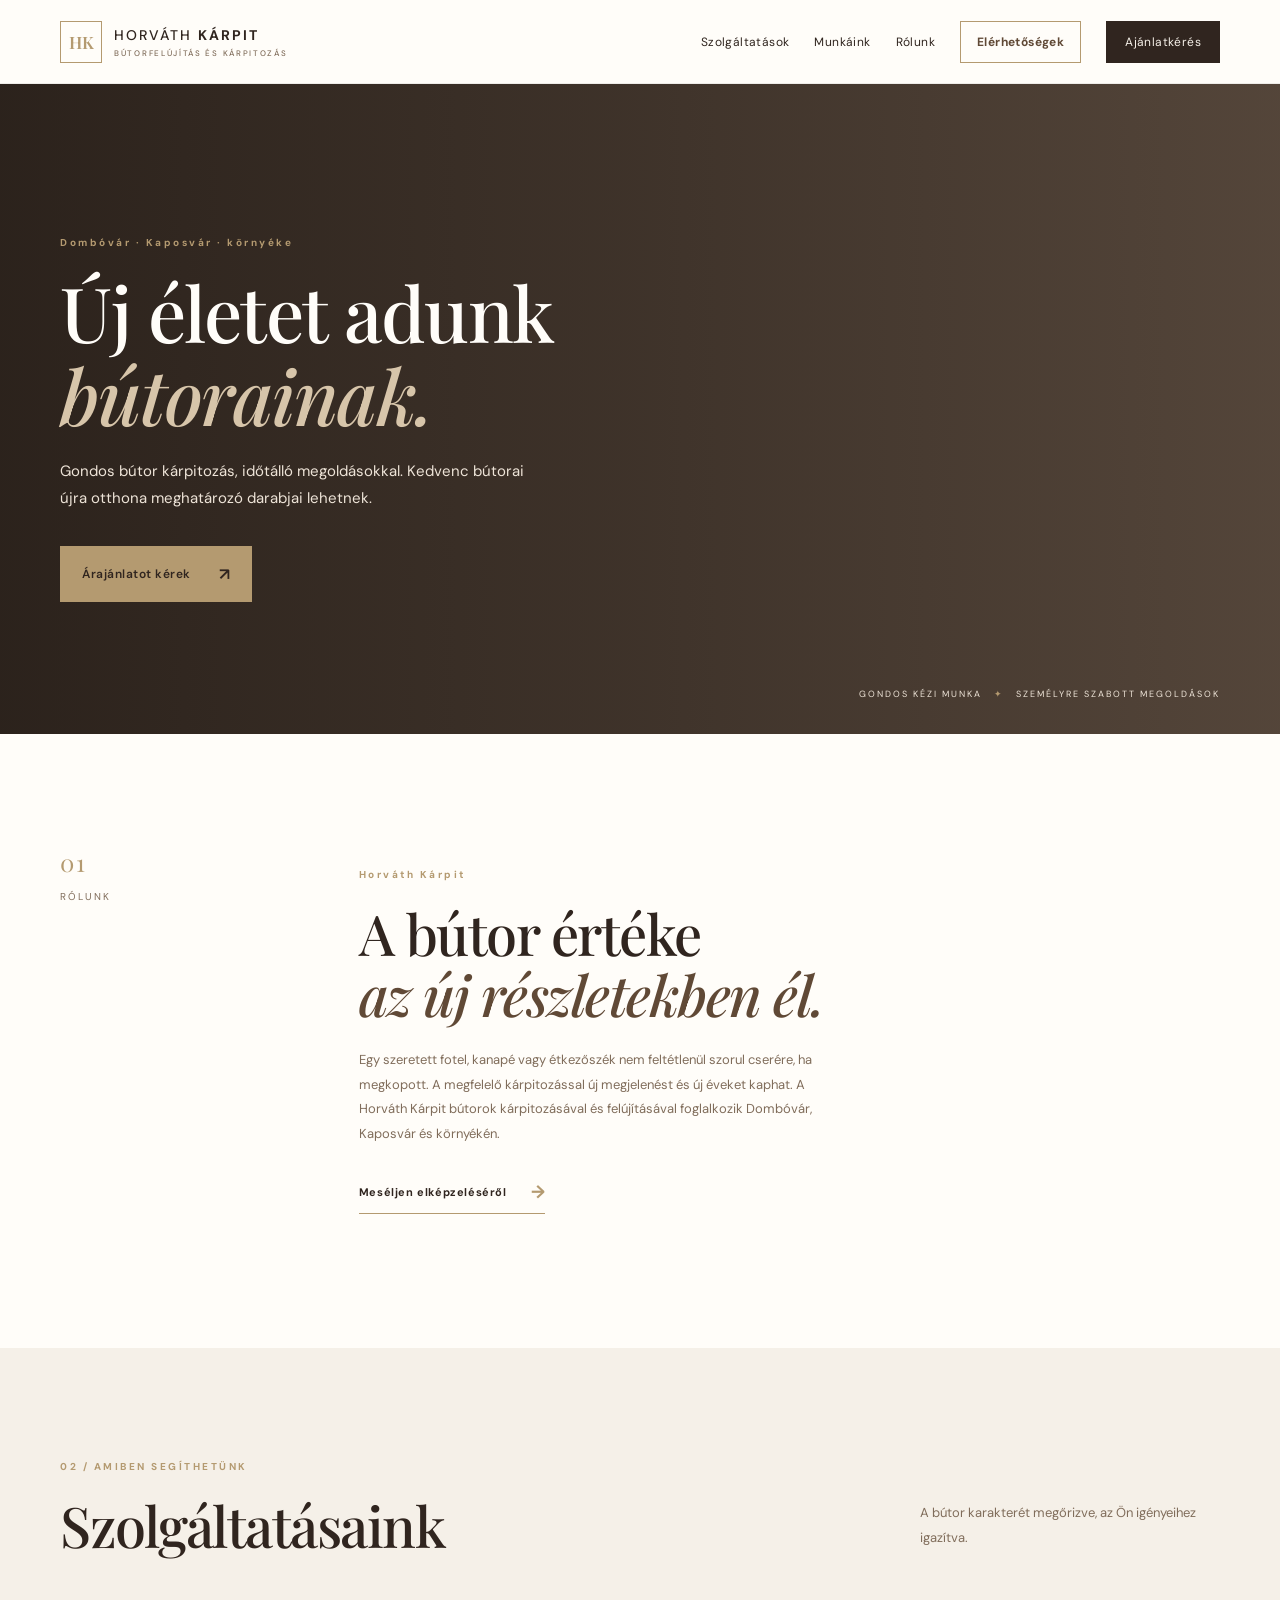
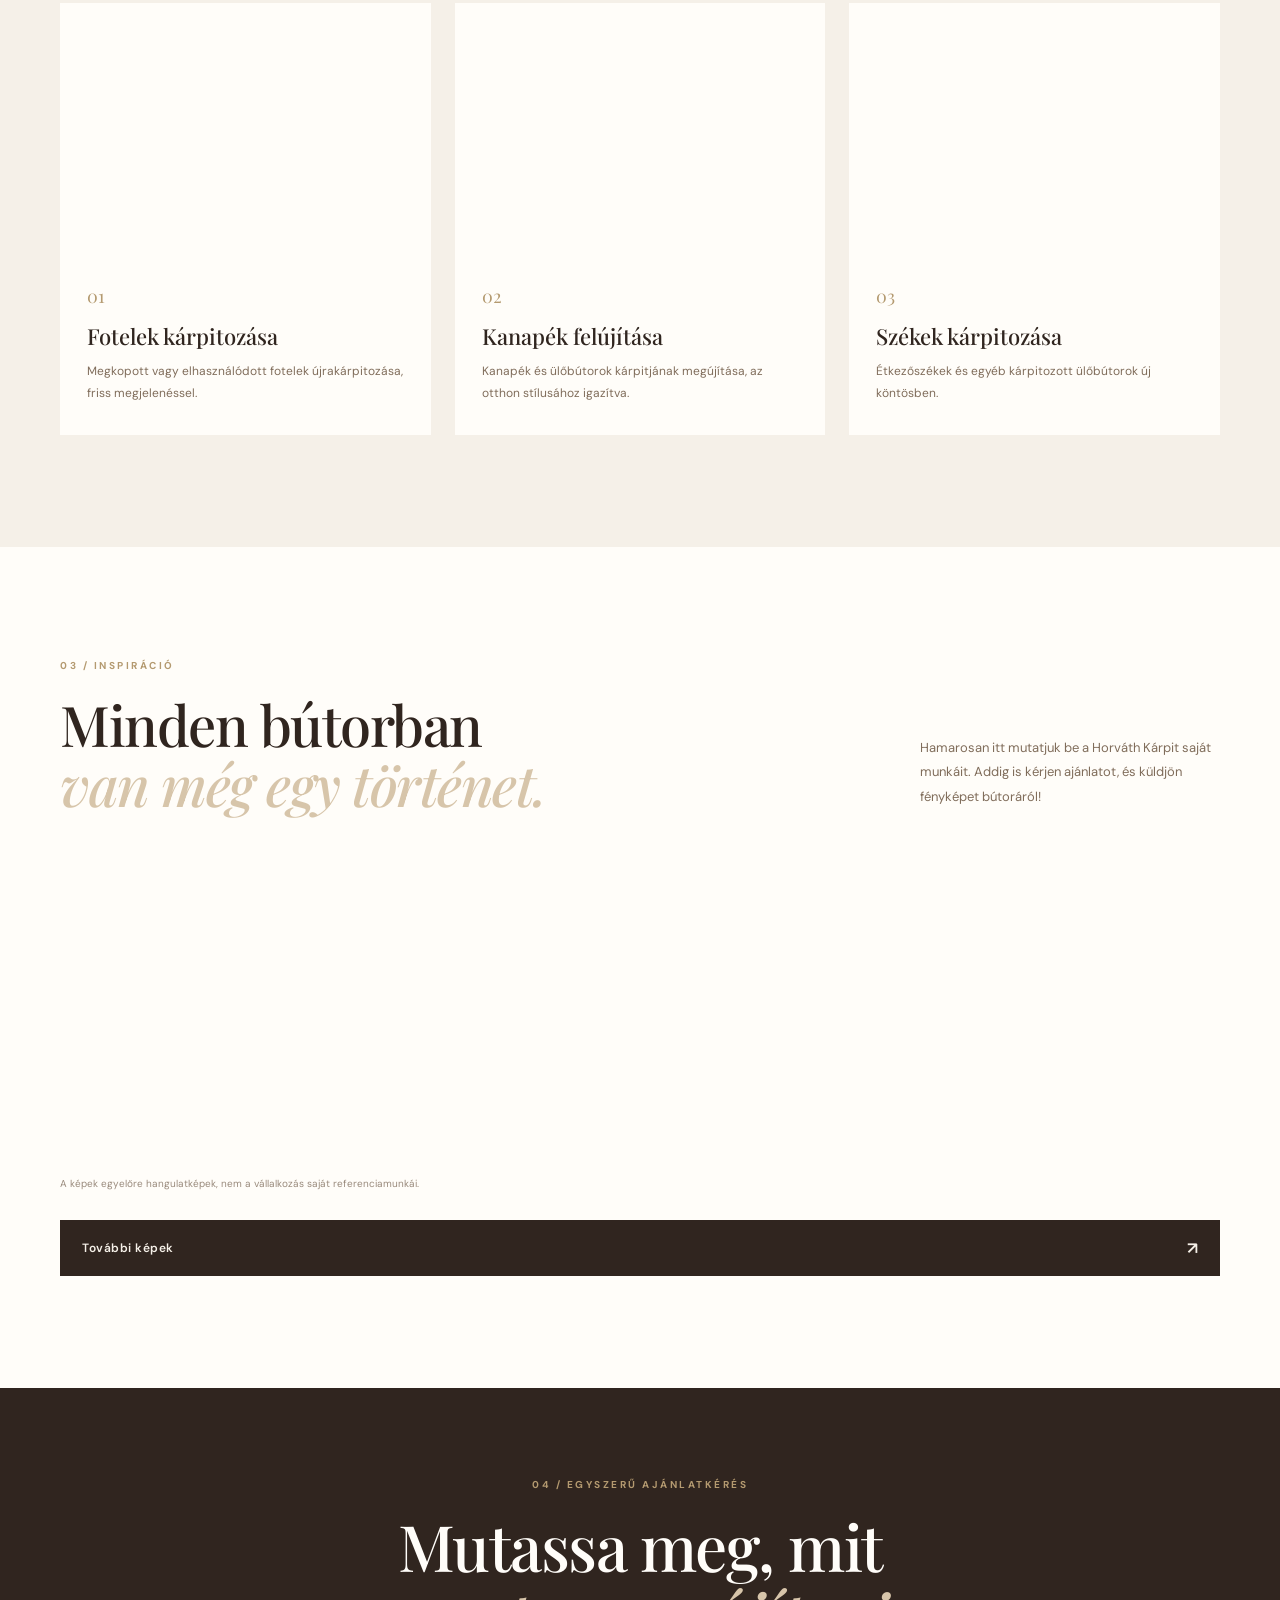
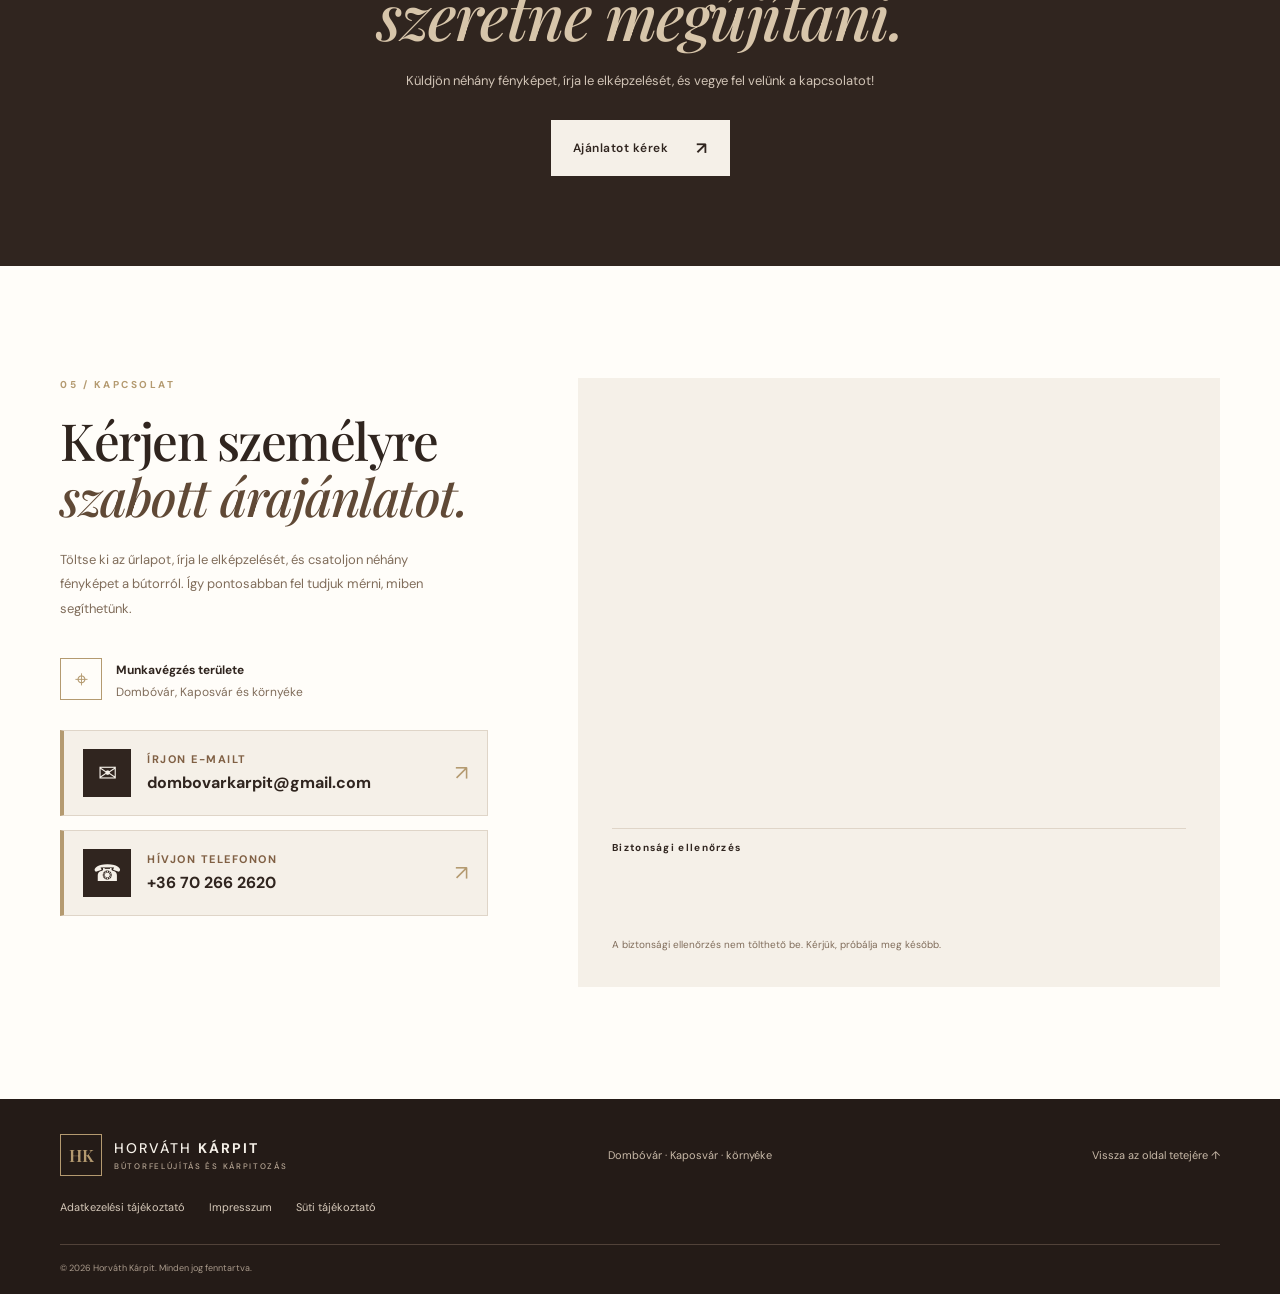
<file: index.html>
<!doctype html>
<html lang="hu">
<head>
  <meta charset="utf-8">
  <meta name="viewport" content="width=device-width, initial-scale=1">
  <meta name="theme-color" content="#30251f">
  <title>Horváth Kárpit | Bútor kárpitozás Dombóvár és Kaposvár környékén</title>
  <meta name="description" content="Horváth Kárpit – bútorok újrakárpitozása és felújítása Dombóvár, Kaposvár és környékén. Kérjen személyre szabott árajánlatot!">
  <meta name="robots" content="index, follow">
  <meta property="og:title" content="Horváth Kárpit – Új életet adunk bútorainak">
  <meta property="og:description" content="Bútor kárpitozás és felújítás Dombóvár és Kaposvár környékén.">
  <meta property="og:type" content="website">
  <link rel="preconnect" href="https://fonts.googleapis.com">
  <link rel="preconnect" href="https://fonts.gstatic.com" crossorigin>
  <link href="https://fonts.googleapis.com/css2?family=DM+Sans:wght@400;500;600;700&family=Playfair+Display:wght@500;600;700&display=swap" rel="stylesheet">
  <link rel="stylesheet" href="styles.css?v=20261112-contact-polish">
  <link rel="icon" href="favicon.svg" type="image/svg+xml">
</head>
<body>
  <header class="site-header">
    <a class="brand" href="#top" aria-label="Horváth Kárpit – főoldal">
      <span class="brand-mark">HK</span>
      <span class="brand-name">HORVÁTH <b>KÁRPIT</b><small>BÚTORFELÚJÍTÁS ÉS KÁRPITOZÁS</small></span>
    </a>
    <button class="menu-toggle" aria-label="Menü megnyitása" aria-expanded="false">☰</button>
    <nav class="nav">
      <a href="#szolgaltatasok">Szolgáltatások</a>
      <a href="#munkaink">Munkáink</a>
      <a href="#rolunk">Rólunk</a>
      <a class="nav-contact" href="#elerhetosegek">Elérhetőségek</a>
      <a class="nav-cta" href="#ajanlatkeres">Ajánlatkérés</a>
    </nav>
  </header>

  <main id="top">
    <section class="hero">
      <div class="hero-image" role="img" aria-label="Elegáns, bézs szövettel kárpitozott fotel egy otthonos nappaliban"></div>
      <div class="hero-shade"></div>
      <div class="hero-content wrap">
        <p class="eyebrow">Dombóvár · Kaposvár · környéke</p>
        <h1>Új életet adunk<br><em>bútorainak.</em></h1>
        <p class="hero-lead">Gondos bútor kárpitozás, időtálló megoldásokkal. Kedvenc bútorai újra otthona meghatározó darabjai lehetnek.</p>
        <a class="button button-gold" href="#ajanlatkeres">Árajánlatot kérek <span>↗</span></a>
      </div>
      <div class="hero-note">GONDOS KÉZI MUNKA <i>✦</i> SZEMÉLYRE SZABOTT MEGOLDÁSOK</div>
    </section>

    <section class="intro section wrap" id="rolunk">
      <div class="intro-label"><span>01</span> RÓLUNK</div>
      <div class="intro-copy">
        <p class="eyebrow">Horváth Kárpit</p>
        <h2>A bútor értéke<br><em>az új részletekben él.</em></h2>
        <p class="body-copy">Egy szeretett fotel, kanapé vagy étkezőszék nem feltétlenül szorul cserére, ha megkopott. A megfelelő kárpitozással új megjelenést és új éveket kaphat. A Horváth Kárpit bútorok kárpitozásával és felújításával foglalkozik Dombóvár, Kaposvár és környékén.</p>
        <a class="text-link" href="#ajanlatkeres">Meséljen elképzeléséről <span>→</span></a>
      </div>
      <div class="intro-photo" role="img" aria-label="Kárpitozott bútor részlet, természetes szövet és fa"></div>
    </section>

    <section class="services section" id="szolgaltatasok">
      <div class="wrap">
        <div class="section-heading">
          <div><p class="eyebrow">02 / AMIBEN SEGÍTHETÜNK</p><h2>Szolgáltatásaink</h2></div>
          <p class="body-copy">A bútor karakterét megőrizve, az Ön igényeihez igazítva.</p>
        </div>
        <div class="service-grid">
          <article class="service-card">
            <div class="service-photo service-one" role="img" aria-label="Felújított, elegáns kárpitozott fotel"></div>
            <div class="service-info"><span>01</span><h3>Fotelek kárpitozása</h3><p>Megkopott vagy elhasználódott fotelek újrakárpitozása, friss megjelenéssel.</p></div>
          </article>
          <article class="service-card">
            <div class="service-photo service-two" role="img" aria-label="Kárpitozott kanapé egy nappaliban"></div>
            <div class="service-info"><span>02</span><h3>Kanapék felújítása</h3><p>Kanapék és ülőbútorok kárpitjának megújítása, az otthon stílusához igazítva.</p></div>
          </article>
          <article class="service-card">
            <div class="service-photo service-three" role="img" aria-label="Kárpitozott étkezőszékek"></div>
            <div class="service-info"><span>03</span><h3>Székek kárpitozása</h3><p>Étkezőszékek és egyéb kárpitozott ülőbútorok új köntösben.</p></div>
          </article>
        </div>
      </div>
    </section>

    <section class="gallery section wrap" id="munkaink">
      <div class="section-heading">
        <div><p class="eyebrow">03 / INSPIRÁCIÓ</p><h2>Minden bútorban<br><em>van még egy történet.</em></h2></div>
        <p class="body-copy">Hamarosan itt mutatjuk be a Horváth Kárpit saját munkáit. Addig is kérjen ajánlatot, és küldjön fényképet bútoráról!</p>
      </div>
      <div class="gallery-grid">
        <div class="gallery-image gallery-one" role="img" aria-label="Klasszikus bézs kárpitozott fotel"></div>
        <div class="gallery-image gallery-two" role="img" aria-label="Elegáns, barna kárpitozott kanapé"></div>
        <div class="gallery-image gallery-three" role="img" aria-label="Kárpitozott szék részlete"></div>
      </div>
      <p class="gallery-caption">A képek egyelőre hangulatképek, nem a vállalkozás saját referenciamunkái.</p>
      <div class="gallery-more-wrap"><a class="button button-dark" href="referenciak.html" target="_blank" rel="noopener noreferrer">További képek <span>↗</span></a></div>
    </section>

    <section class="quote-band">
      <div class="wrap quote-inner">
        <p class="eyebrow">04 / EGYSZERŰ AJÁNLATKÉRÉS</p>
        <h2>Mutassa meg, mit<br><em>szeretne megújítani.</em></h2>
        <p>Küldjön néhány fényképet, írja le elképzelését, és vegye fel velünk a kapcsolatot!</p>
        <a class="button button-light" href="#ajanlatkeres">Ajánlatot kérek <span>↗</span></a>
      </div>
    </section>

    <section class="contact section wrap" id="ajanlatkeres">
      <div class="contact-intro">
        <p class="eyebrow">05 / KAPCSOLAT</p>
        <h2>Kérjen személyre<br><em>szabott árajánlatot.</em></h2>
        <p class="body-copy">Töltse ki az űrlapot, írja le elképzelését, és csatoljon néhány fényképet a bútorról. Így pontosabban fel tudjuk mérni, miben segíthetünk.</p>
        <div class="service-area"><span class="pin">⌖</span><div><b>Munkavégzés területe</b><p>Dombóvár, Kaposvár és környéke</p></div></div>
        <div class="contact-methods" id="elerhetosegek" aria-label="Közvetlen kapcsolatfelvétel">
          <a class="contact-method" href="mailto:dombovarkarpit@gmail.com">
            <span class="contact-method-icon" aria-hidden="true">✉</span>
            <span class="contact-method-text"><small>ÍRJON E-MAILT</small><b>dombovarkarpit@gmail.com</b></span>
            <span class="contact-method-arrow" aria-hidden="true">↗</span>
          </a>
          <a class="contact-method" href="tel:+36702662620">
            <span class="contact-method-icon" aria-hidden="true">☎</span>
            <span class="contact-method-text"><small>HÍVJON TELEFONON</small><b>+36 70 266 2620</b></span>
            <span class="contact-method-arrow" aria-hidden="true">↗</span>
          </a>
        </div>
      </div>

      <div class="form-setup-notice" id="formSetupNotice" role="status">
        <strong>Az online ajánlatkérő űrlap beállítás alatt áll.</strong>
        <p>Amíg a fényképfeltöltés aktiválása megtörténik, kérjük, vegye fel velünk a kapcsolatot e-mailben vagy telefonon.</p>
        <a href="mailto:dombovarkarpit@gmail.com">dombovarkarpit@gmail.com</a>
        <a href="tel:+36702662620">+36 70 266 2620</a>
      </div>
      <div class="quote-frame-shell" id="quoteFormShell" hidden>
        <iframe class="quote-form-frame" id="quoteFormFrame" title="Horváth Kárpit ajánlatkérő űrlap" loading="lazy" referrerpolicy="strict-origin-when-cross-origin"></iframe>
        <div class="turnstile-shell" id="turnstileShell" role="group" aria-label="Cloudflare biztonsági ellenőrzés">
          <p>Biztonsági ellenőrzés</p>
          <div id="turnstileWidget"></div>
          <small id="turnstileNotice">Kérjük, végezze el az ellenőrzést az ajánlatkérés elküldése előtt.</small>
        </div>
      </div>
    </section>
  </main>

  <footer class="footer">
    <div class="wrap footer-inner">
      <a class="brand brand-footer" href="#top"><span class="brand-mark">HK</span><span class="brand-name">HORVÁTH <b>KÁRPIT</b><small>BÚTORFELÚJÍTÁS ÉS KÁRPITOZÁS</small></span></a>
      <p>Dombóvár · Kaposvár · környéke</p>
      <a href="#top" class="back-top">Vissza az oldal tetejére ↑</a>
    </div>
    <div class="wrap footer-legal"><a href="adatkezeles.html">Adatkezelési tájékoztató</a><a href="impresszum.html">Impresszum</a><a href="sutik.html">Süti tájékoztató</a></div>
    <div class="wrap copyright">© <span id="year"></span> Horváth Kárpit. Minden jog fenntartva.</div>
  </footer>
  <script src="form-config.js?v=20261112-photo1"></script>
  <script src="script.js?v=20261112-contact-polish"></script>
</body>
</html>
</file>
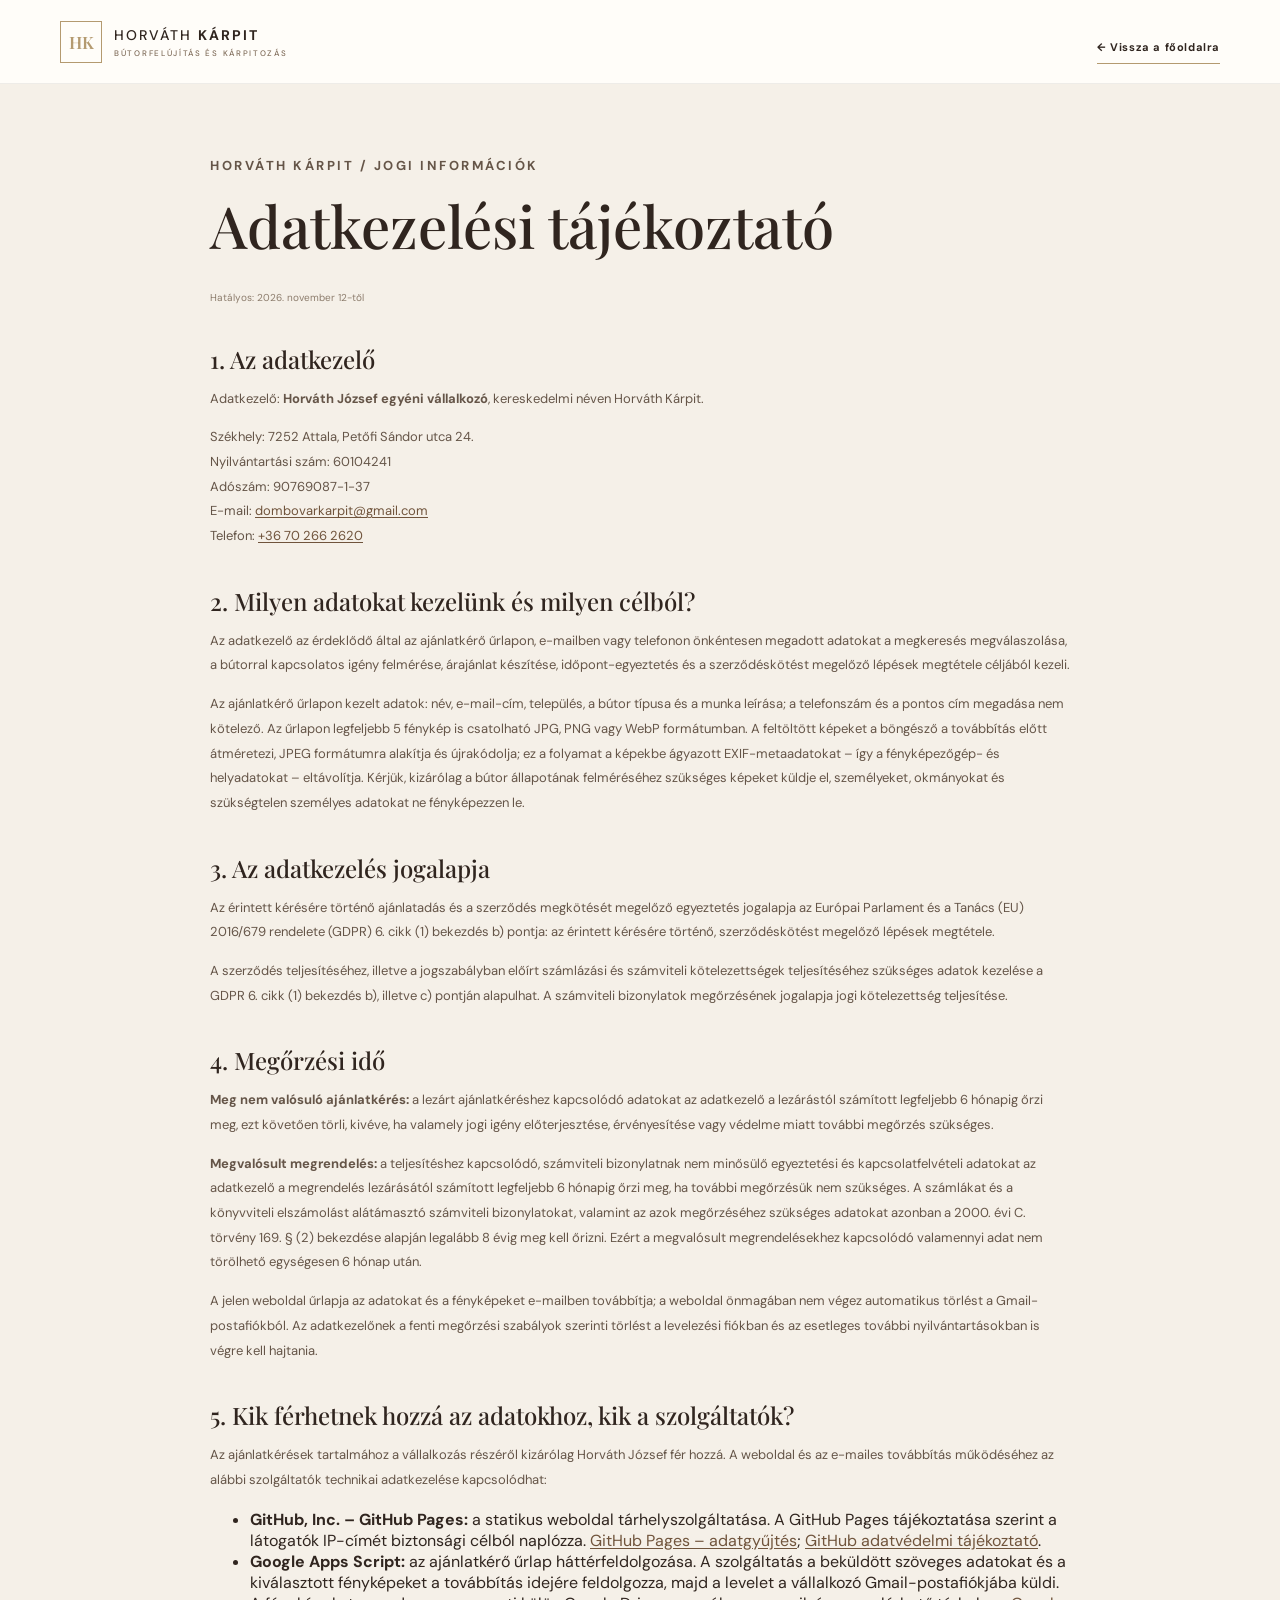
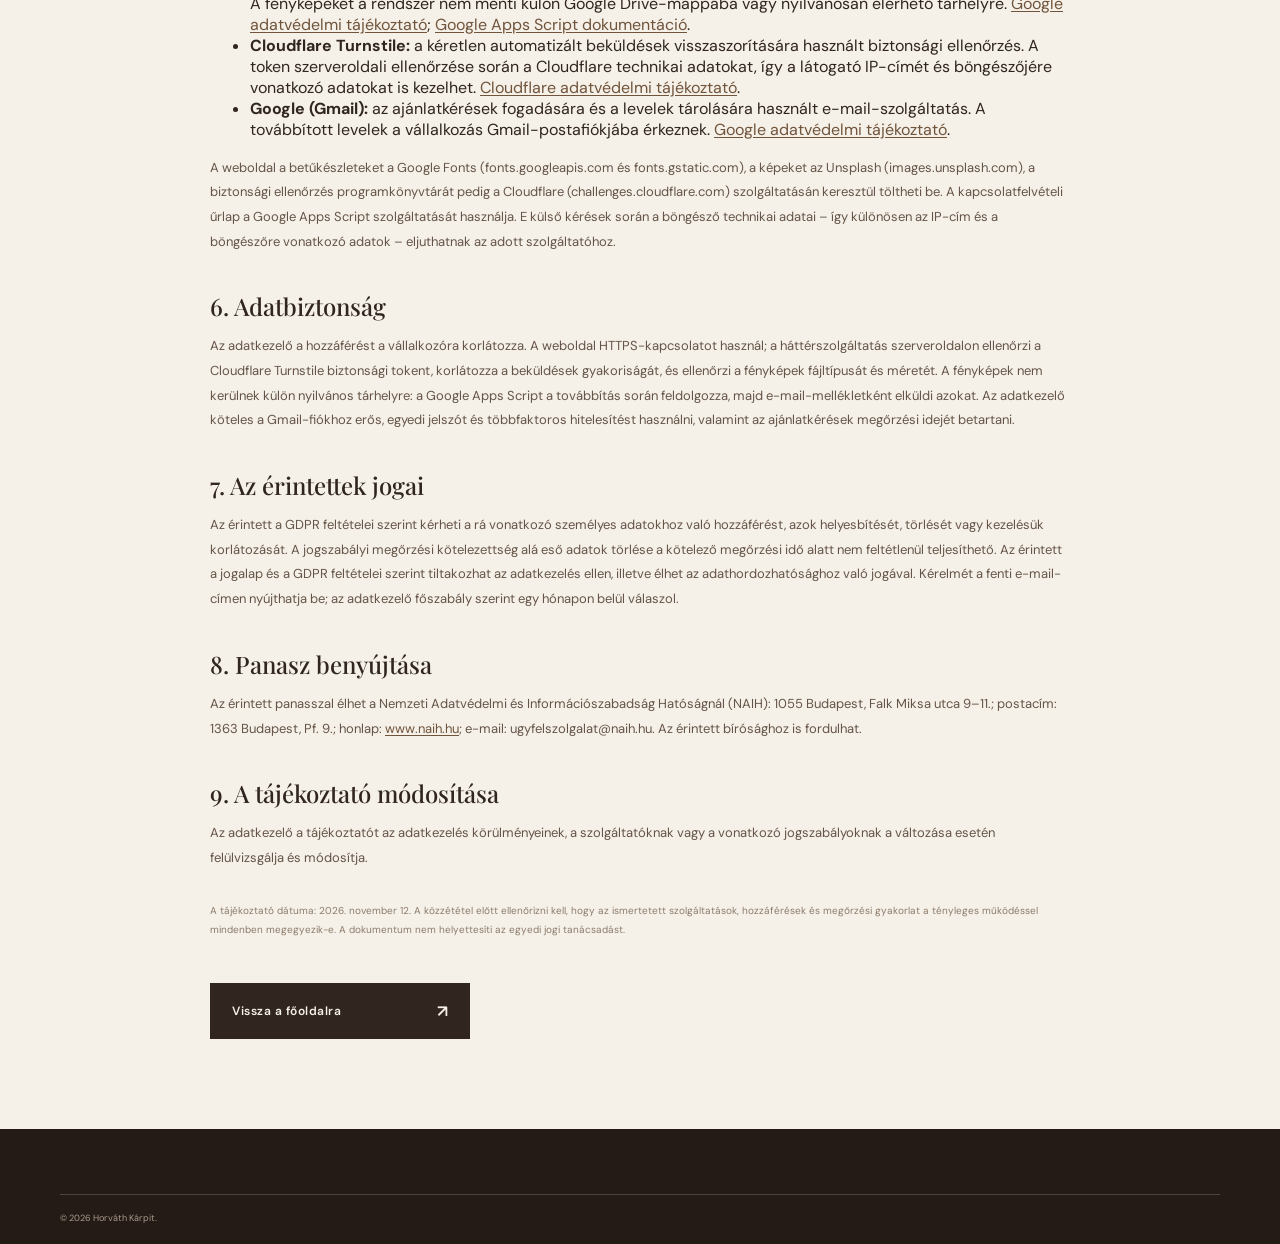
<file: adatkezeles.html>
<!doctype html>
<html lang="hu">
<head>
  <meta charset="utf-8"><meta name="viewport" content="width=device-width, initial-scale=1">
  <meta name="description" content="A Horváth Kárpit adatkezelési tájékoztatója.">
  <title>Adatkezelési tájékoztató – Horváth Kárpit</title>
  <link rel="preconnect" href="https://fonts.googleapis.com"><link rel="preconnect" href="https://fonts.gstatic.com" crossorigin>
  <link href="https://fonts.googleapis.com/css2?family=DM+Sans:wght@400;500;600;700&family=Playfair+Display:wght@500;600;700&display=swap" rel="stylesheet">
  <link rel="stylesheet" href="styles.css?v=20261111-contact"><link rel="icon" href="favicon.svg" type="image/svg+xml">
</head>
<body class="legal-page">
<header class="site-header"><a class="brand" href="index.html"><span class="brand-mark">HK</span><span class="brand-name">HORVÁTH <b>KÁRPIT</b><small>BÚTORFELÚJÍTÁS ÉS KÁRPITOZÁS</small></span></a><a class="text-link" href="index.html">← Vissza a főoldalra</a></header>
<main class="legal-wrap">
  <p class="eyebrow">HORVÁTH KÁRPIT / JOGI INFORMÁCIÓK</p><h1>Adatkezelési tájékoztató</h1>
  <p class="legal-small">Hatályos: 2026. november 12-től</p>

  <h2>1. Az adatkezelő</h2>
  <p>Adatkezelő: <b>Horváth József egyéni vállalkozó</b>, kereskedelmi néven Horváth Kárpit.</p>
  <p>Székhely: 7252 Attala, Petőfi Sándor utca 24.<br>
  Nyilvántartási szám: 60104241<br>
  Adószám: 90769087-1-37<br>
  E-mail: <a href="mailto:dombovarkarpit@gmail.com">dombovarkarpit@gmail.com</a><br>
  Telefon: <a href="tel:+36702662620">+36 70 266 2620</a></p>

  <h2>2. Milyen adatokat kezelünk és milyen célból?</h2>
  <p>Az adatkezelő az érdeklődő által az ajánlatkérő űrlapon, e-mailben vagy telefonon önkéntesen megadott adatokat a megkeresés megválaszolása, a bútorral kapcsolatos igény felmérése, árajánlat készítése, időpont-egyeztetés és a szerződéskötést megelőző lépések megtétele céljából kezeli.</p>
  <p>Az ajánlatkérő űrlapon kezelt adatok: név, e-mail-cím, település, a bútor típusa és a munka leírása; a telefonszám és a pontos cím megadása nem kötelező. Az űrlapon legfeljebb 5 fénykép is csatolható JPG, PNG vagy WebP formátumban. A feltöltött képeket a böngésző a továbbítás előtt átméretezi, JPEG formátumra alakítja és újrakódolja; ez a folyamat a képekbe ágyazott EXIF-metaadatokat – így a fényképezőgép- és helyadatokat – eltávolítja. Kérjük, kizárólag a bútor állapotának felméréséhez szükséges képeket küldje el, személyeket, okmányokat és szükségtelen személyes adatokat ne fényképezzen le.</p>

  <h2>3. Az adatkezelés jogalapja</h2>
  <p>Az érintett kérésére történő ajánlatadás és a szerződés megkötését megelőző egyeztetés jogalapja az Európai Parlament és a Tanács (EU) 2016/679 rendelete (GDPR) 6. cikk (1) bekezdés b) pontja: az érintett kérésére történő, szerződéskötést megelőző lépések megtétele.</p>
  <p>A szerződés teljesítéséhez, illetve a jogszabályban előírt számlázási és számviteli kötelezettségek teljesítéséhez szükséges adatok kezelése a GDPR 6. cikk (1) bekezdés b), illetve c) pontján alapulhat. A számviteli bizonylatok megőrzésének jogalapja jogi kötelezettség teljesítése.</p>

  <h2>4. Megőrzési idő</h2>
  <p><b>Meg nem valósuló ajánlatkérés:</b> a lezárt ajánlatkéréshez kapcsolódó adatokat az adatkezelő a lezárástól számított legfeljebb 6 hónapig őrzi meg, ezt követően törli, kivéve, ha valamely jogi igény előterjesztése, érvényesítése vagy védelme miatt további megőrzés szükséges.</p>
  <p><b>Megvalósult megrendelés:</b> a teljesítéshez kapcsolódó, számviteli bizonylatnak nem minősülő egyeztetési és kapcsolatfelvételi adatokat az adatkezelő a megrendelés lezárásától számított legfeljebb 6 hónapig őrzi meg, ha további megőrzésük nem szükséges. A számlákat és a könyvviteli elszámolást alátámasztó számviteli bizonylatokat, valamint az azok megőrzéséhez szükséges adatokat azonban a 2000. évi C. törvény 169. § (2) bekezdése alapján legalább 8 évig meg kell őrizni. Ezért a megvalósult megrendelésekhez kapcsolódó valamennyi adat nem törölhető egységesen 6 hónap után.</p>
  <p>A jelen weboldal űrlapja az adatokat és a fényképeket e-mailben továbbítja; a weboldal önmagában nem végez automatikus törlést a Gmail-postafiókból. Az adatkezelőnek a fenti megőrzési szabályok szerinti törlést a levelezési fiókban és az esetleges további nyilvántartásokban is végre kell hajtania.</p>

  <h2>5. Kik férhetnek hozzá az adatokhoz, kik a szolgáltatók?</h2>
  <p>Az ajánlatkérések tartalmához a vállalkozás részéről kizárólag Horváth József fér hozzá. A weboldal és az e-mailes továbbítás működéséhez az alábbi szolgáltatók technikai adatkezelése kapcsolódhat:</p>
  <ul>
    <li><b>GitHub, Inc. – GitHub Pages:</b> a statikus weboldal tárhelyszolgáltatása. A GitHub Pages tájékoztatása szerint a látogatók IP-címét biztonsági célból naplózza. <a href="https://docs.github.com/en/pages/getting-started-with-github-pages/what-is-github-pages" target="_blank" rel="noopener noreferrer">GitHub Pages – adatgyűjtés</a>; <a href="https://docs.github.com/en/site-policy/privacy-policies/github-general-privacy-statement" target="_blank" rel="noopener noreferrer">GitHub adatvédelmi tájékoztató</a>.</li>
    <li><b>Google Apps Script:</b> az ajánlatkérő űrlap háttérfeldolgozása. A szolgáltatás a beküldött szöveges adatokat és a kiválasztott fényképeket a továbbítás idejére feldolgozza, majd a levelet a vállalkozó Gmail-postafiókjába küldi. A fényképeket a rendszer nem menti külön Google Drive-mappába vagy nyilvánosan elérhető tárhelyre. <a href="https://policies.google.com/privacy" target="_blank" rel="noopener noreferrer">Google adatvédelmi tájékoztató</a>; <a href="https://developers.google.com/apps-script" target="_blank" rel="noopener noreferrer">Google Apps Script dokumentáció</a>.</li>
    <li><b>Cloudflare Turnstile:</b> a kéretlen automatizált beküldések visszaszorítására használt biztonsági ellenőrzés. A token szerveroldali ellenőrzése során a Cloudflare technikai adatokat, így a látogató IP-címét és böngészőjére vonatkozó adatokat is kezelhet. <a href="https://www.cloudflare.com/privacypolicy/" target="_blank" rel="noopener noreferrer">Cloudflare adatvédelmi tájékoztató</a>.</li>
    <li><b>Google (Gmail):</b> az ajánlatkérések fogadására és a levelek tárolására használt e-mail-szolgáltatás. A továbbított levelek a vállalkozás Gmail-postafiókjába érkeznek. <a href="https://policies.google.com/privacy" target="_blank" rel="noopener noreferrer">Google adatvédelmi tájékoztató</a>.</li>
  </ul>
  <p>A weboldal a betűkészleteket a Google Fonts (fonts.googleapis.com és fonts.gstatic.com), a képeket az Unsplash (images.unsplash.com), a biztonsági ellenőrzés programkönyvtárát pedig a Cloudflare (challenges.cloudflare.com) szolgáltatásán keresztül töltheti be. A kapcsolatfelvételi űrlap a Google Apps Script szolgáltatását használja. E külső kérések során a böngésző technikai adatai – így különösen az IP-cím és a böngészőre vonatkozó adatok – eljuthatnak az adott szolgáltatóhoz.</p>

  <h2>6. Adatbiztonság</h2>
  <p>Az adatkezelő a hozzáférést a vállalkozóra korlátozza. A weboldal HTTPS-kapcsolatot használ; a háttérszolgáltatás szerveroldalon ellenőrzi a Cloudflare Turnstile biztonsági tokent, korlátozza a beküldések gyakoriságát, és ellenőrzi a fényképek fájltípusát és méretét. A fényképek nem kerülnek külön nyilvános tárhelyre: a Google Apps Script a továbbítás során feldolgozza, majd e-mail-mellékletként elküldi azokat. Az adatkezelő köteles a Gmail-fiókhoz erős, egyedi jelszót és többfaktoros hitelesítést használni, valamint az ajánlatkérések megőrzési idejét betartani.</p>

  <h2>7. Az érintettek jogai</h2>
  <p>Az érintett a GDPR feltételei szerint kérheti a rá vonatkozó személyes adatokhoz való hozzáférést, azok helyesbítését, törlését vagy kezelésük korlátozását. A jogszabályi megőrzési kötelezettség alá eső adatok törlése a kötelező megőrzési idő alatt nem feltétlenül teljesíthető. Az érintett a jogalap és a GDPR feltételei szerint tiltakozhat az adatkezelés ellen, illetve élhet az adathordozhatósághoz való jogával. Kérelmét a fenti e-mail-címen nyújthatja be; az adatkezelő főszabály szerint egy hónapon belül válaszol.</p>

  <h2>8. Panasz benyújtása</h2>
  <p>Az érintett panasszal élhet a Nemzeti Adatvédelmi és Információszabadság Hatóságnál (NAIH): 1055 Budapest, Falk Miksa utca 9–11.; postacím: 1363 Budapest, Pf. 9.; honlap: <a href="https://www.naih.hu/" target="_blank" rel="noopener noreferrer">www.naih.hu</a>; e-mail: ugyfelszolgalat@naih.hu. Az érintett bírósághoz is fordulhat.</p>

  <h2>9. A tájékoztató módosítása</h2>
  <p>Az adatkezelő a tájékoztatót az adatkezelés körülményeinek, a szolgáltatóknak vagy a vonatkozó jogszabályoknak a változása esetén felülvizsgálja és módosítja.</p>
  <p class="legal-small">A tájékoztató dátuma: 2026. november 12. A közzététel előtt ellenőrizni kell, hogy az ismertetett szolgáltatások, hozzáférések és megőrzési gyakorlat a tényleges működéssel mindenben megegyezik-e. A dokumentum nem helyettesíti az egyedi jogi tanácsadást.</p>
  <a class="button button-dark legal-back" href="index.html">Vissza a főoldalra <span>↗</span></a>
</main>
<footer class="footer"><div class="wrap copyright">© <span id="year"></span> Horváth Kárpit.</div></footer><script>document.getElementById('year').textContent=new Date().getFullYear();</script>
</body></html>
</file>
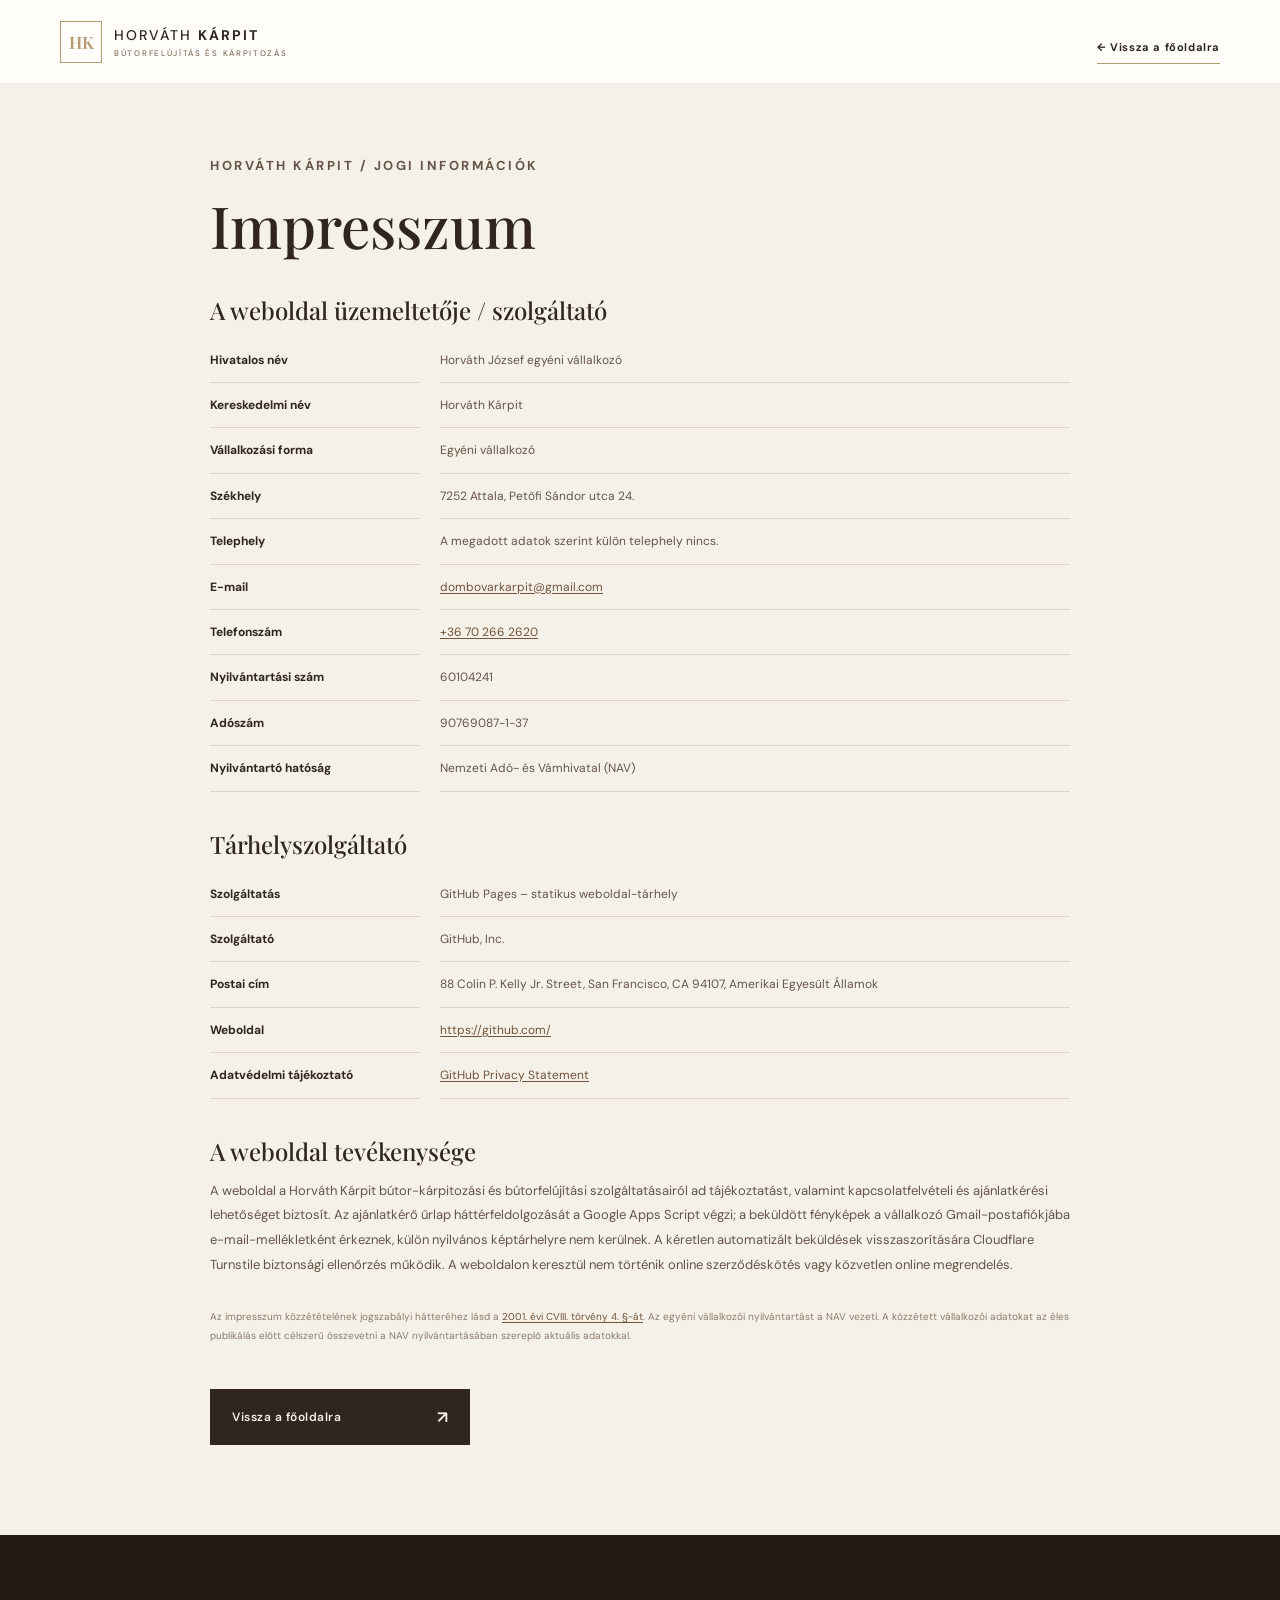
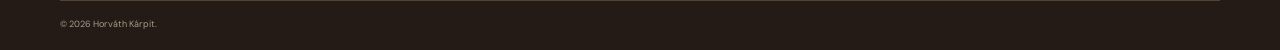
<file: impresszum.html>
<!doctype html>
<html lang="hu">
<head>
  <meta charset="utf-8"><meta name="viewport" content="width=device-width, initial-scale=1">
  <meta name="description" content="A Horváth Kárpit weboldal üzemeltetőjének adatai és elérhetőségei.">
  <title>Impresszum – Horváth Kárpit</title>
  <link rel="preconnect" href="https://fonts.googleapis.com"><link rel="preconnect" href="https://fonts.gstatic.com" crossorigin>
  <link href="https://fonts.googleapis.com/css2?family=DM+Sans:wght@400;500;600;700&family=Playfair+Display:wght@500;600;700&display=swap" rel="stylesheet">
  <link rel="stylesheet" href="styles.css?v=20261111-contact"><link rel="icon" href="favicon.svg" type="image/svg+xml">
</head>
<body class="legal-page">
<header class="site-header"><a class="brand" href="index.html"><span class="brand-mark">HK</span><span class="brand-name">HORVÁTH <b>KÁRPIT</b><small>BÚTORFELÚJÍTÁS ÉS KÁRPITOZÁS</small></span></a><a class="text-link" href="index.html">← Vissza a főoldalra</a></header>
<main class="legal-wrap">
  <p class="eyebrow">HORVÁTH KÁRPIT / JOGI INFORMÁCIÓK</p><h1>Impresszum</h1>
  <h2>A weboldal üzemeltetője / szolgáltató</h2>
  <dl class="legal-data">
    <dt>Hivatalos név</dt><dd>Horváth József egyéni vállalkozó</dd>
    <dt>Kereskedelmi név</dt><dd>Horváth Kárpit</dd>
    <dt>Vállalkozási forma</dt><dd>Egyéni vállalkozó</dd>
    <dt>Székhely</dt><dd>7252 Attala, Petőfi Sándor utca 24.</dd>
    <dt>Telephely</dt><dd>A megadott adatok szerint külön telephely nincs.</dd>
    <dt>E-mail</dt><dd><a href="mailto:dombovarkarpit@gmail.com">dombovarkarpit@gmail.com</a></dd>
    <dt>Telefonszám</dt><dd><a href="tel:+36702662620">+36 70 266 2620</a></dd>
    <dt>Nyilvántartási szám</dt><dd>60104241</dd>
    <dt>Adószám</dt><dd>90769087-1-37</dd>
    <dt>Nyilvántartó hatóság</dt><dd>Nemzeti Adó- és Vámhivatal (NAV)</dd>
  </dl>
  <h2>Tárhelyszolgáltató</h2>
  <dl class="legal-data">
    <dt>Szolgáltatás</dt><dd>GitHub Pages – statikus weboldal-tárhely</dd>
    <dt>Szolgáltató</dt><dd>GitHub, Inc.</dd>
    <dt>Postai cím</dt><dd>88 Colin P. Kelly Jr. Street, San Francisco, CA 94107, Amerikai Egyesült Államok</dd>
    <dt>Weboldal</dt><dd><a href="https://github.com/" target="_blank" rel="noopener noreferrer">https://github.com/</a></dd>
    <dt>Adatvédelmi tájékoztató</dt><dd><a href="https://docs.github.com/en/site-policy/privacy-policies/github-general-privacy-statement" target="_blank" rel="noopener noreferrer">GitHub Privacy Statement</a></dd>
  </dl>
  <h2>A weboldal tevékenysége</h2>
  <p>A weboldal a Horváth Kárpit bútor-kárpitozási és bútorfelújítási szolgáltatásairól ad tájékoztatást, valamint kapcsolatfelvételi és ajánlatkérési lehetőséget biztosít. Az ajánlatkérő űrlap háttérfeldolgozását a Google Apps Script végzi; a beküldött fényképek a vállalkozó Gmail-postafiókjába e-mail-mellékletként érkeznek, külön nyilvános képtárhelyre nem kerülnek. A kéretlen automatizált beküldések visszaszorítására Cloudflare Turnstile biztonsági ellenőrzés működik. A weboldalon keresztül nem történik online szerződéskötés vagy közvetlen online megrendelés.</p>
  <p class="legal-small">Az impresszum közzétételének jogszabályi hátteréhez lásd a <a href="https://net.jogtar.hu/jogszabaly?docid=a0100108.tv" target="_blank" rel="noopener noreferrer">2001. évi CVIII. törvény 4. §-át</a>. Az egyéni vállalkozói nyilvántartást a NAV vezeti. A közzétett vállalkozói adatokat az éles publikálás előtt célszerű összevetni a NAV nyilvántartásában szereplő aktuális adatokkal.</p>
  <a class="button button-dark legal-back" href="index.html">Vissza a főoldalra <span>↗</span></a>
</main>
<footer class="footer"><div class="wrap copyright">© <span id="year"></span> Horváth Kárpit.</div></footer><script>document.getElementById('year').textContent=new Date().getFullYear();</script>
</body></html>
</file>
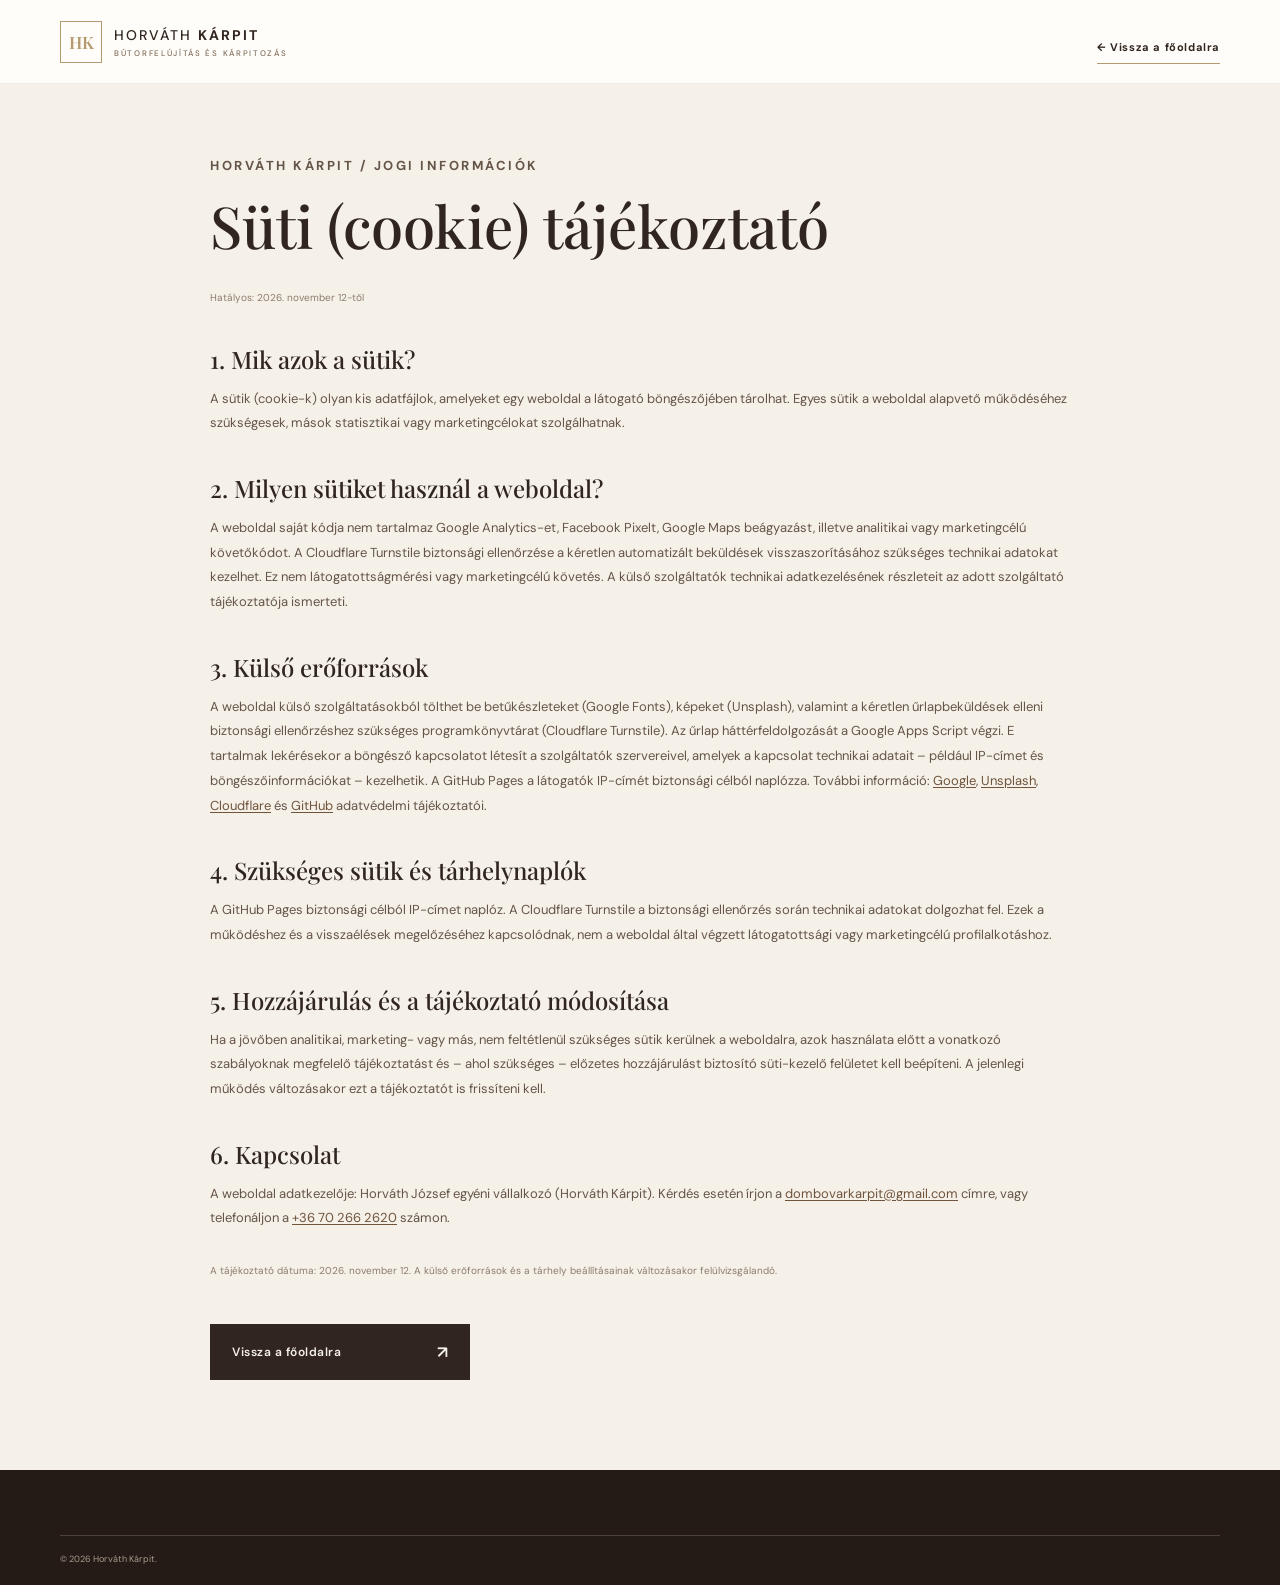
<file: sutik.html>
<!doctype html>
<html lang="hu">
<head>
  <meta charset="utf-8"><meta name="viewport" content="width=device-width, initial-scale=1">
  <meta name="description" content="Tájékoztató a Horváth Kárpit weboldalán használt sütikről és külső erőforrásokról.">
  <title>Süti tájékoztató – Horváth Kárpit</title>
  <link rel="preconnect" href="https://fonts.googleapis.com"><link rel="preconnect" href="https://fonts.gstatic.com" crossorigin>
  <link href="https://fonts.googleapis.com/css2?family=DM+Sans:wght@400;500;600;700&family=Playfair+Display:wght@500;600;700&display=swap" rel="stylesheet">
  <link rel="stylesheet" href="styles.css?v=20261111-contact"><link rel="icon" href="favicon.svg" type="image/svg+xml">
</head>
<body class="legal-page">
<header class="site-header"><a class="brand" href="index.html"><span class="brand-mark">HK</span><span class="brand-name">HORVÁTH <b>KÁRPIT</b><small>BÚTORFELÚJÍTÁS ÉS KÁRPITOZÁS</small></span></a><a class="text-link" href="index.html">← Vissza a főoldalra</a></header>
<main class="legal-wrap">
  <p class="eyebrow">HORVÁTH KÁRPIT / JOGI INFORMÁCIÓK</p><h1>Süti (cookie) tájékoztató</h1>
  <p class="legal-small">Hatályos: 2026. november 12-től</p>
  <h2>1. Mik azok a sütik?</h2>
  <p>A sütik (cookie-k) olyan kis adatfájlok, amelyeket egy weboldal a látogató böngészőjében tárolhat. Egyes sütik a weboldal alapvető működéséhez szükségesek, mások statisztikai vagy marketingcélokat szolgálhatnak.</p>
  <h2>2. Milyen sütiket használ a weboldal?</h2>
  <p>A weboldal saját kódja nem tartalmaz Google Analytics-et, Facebook Pixelt, Google Maps beágyazást, illetve analitikai vagy marketingcélú követőkódot. A Cloudflare Turnstile biztonsági ellenőrzése a kéretlen automatizált beküldések visszaszorításához szükséges technikai adatokat kezelhet. Ez nem látogatottságmérési vagy marketingcélú követés. A külső szolgáltatók technikai adatkezelésének részleteit az adott szolgáltató tájékoztatója ismerteti.</p>
  <h2>3. Külső erőforrások</h2>
  <p>A weboldal külső szolgáltatásokból tölthet be betűkészleteket (Google Fonts), képeket (Unsplash), valamint a kéretlen űrlapbeküldések elleni biztonsági ellenőrzéshez szükséges programkönyvtárat (Cloudflare Turnstile). Az űrlap háttérfeldolgozását a Google Apps Script végzi. E tartalmak lekérésekor a böngésző kapcsolatot létesít a szolgáltatók szervereivel, amelyek a kapcsolat technikai adatait – például IP-címet és böngészőinformációkat – kezelhetik. A GitHub Pages a látogatók IP-címét biztonsági célból naplózza. További információ: <a href="https://policies.google.com/privacy" target="_blank" rel="noopener noreferrer">Google</a>, <a href="https://unsplash.com/privacy" target="_blank" rel="noopener noreferrer">Unsplash</a>, <a href="https://www.cloudflare.com/privacypolicy/" target="_blank" rel="noopener noreferrer">Cloudflare</a> és <a href="https://docs.github.com/en/site-policy/privacy-policies/github-general-privacy-statement" target="_blank" rel="noopener noreferrer">GitHub</a> adatvédelmi tájékoztatói.</p>
  <h2>4. Szükséges sütik és tárhelynaplók</h2>
  <p>A GitHub Pages biztonsági célból IP-címet naplóz. A Cloudflare Turnstile a biztonsági ellenőrzés során technikai adatokat dolgozhat fel. Ezek a működéshez és a visszaélések megelőzéséhez kapcsolódnak, nem a weboldal által végzett látogatottsági vagy marketingcélú profilalkotáshoz.</p>
  <h2>5. Hozzájárulás és a tájékoztató módosítása</h2>
  <p>Ha a jövőben analitikai, marketing- vagy más, nem feltétlenül szükséges sütik kerülnek a weboldalra, azok használata előtt a vonatkozó szabályoknak megfelelő tájékoztatást és – ahol szükséges – előzetes hozzájárulást biztosító süti-kezelő felületet kell beépíteni. A jelenlegi működés változásakor ezt a tájékoztatót is frissíteni kell.</p>
  <h2>6. Kapcsolat</h2>
  <p>A weboldal adatkezelője: Horváth József egyéni vállalkozó (Horváth Kárpit). Kérdés esetén írjon a <a href="mailto:dombovarkarpit@gmail.com">dombovarkarpit@gmail.com</a> címre, vagy telefonáljon a <a href="tel:+36702662620">+36 70 266 2620</a> számon.</p>
  <p class="legal-small">A tájékoztató dátuma: 2026. november 12. A külső erőforrások és a tárhely beállításainak változásakor felülvizsgálandó.</p>
  <a class="button button-dark legal-back" href="index.html">Vissza a főoldalra <span>↗</span></a>
</main>
<footer class="footer"><div class="wrap copyright">© <span id="year"></span> Horváth Kárpit.</div></footer><script>document.getElementById('year').textContent=new Date().getFullYear();</script>
</body></html>
</file>
<file: styles.css>
:root{--ink:#30251f;--brown:#604936;--muted:#806d5b;--sand:#d7c5aa;--gold:#b49a70;--cream:#f5f0e8;--white:#fffdf9;--line:#dfd5c8}
*{box-sizing:border-box}html{scroll-behavior:smooth;scroll-padding-top:90px}body{margin:0;background:var(--white);color:var(--ink);font-family:"DM Sans",sans-serif}a{color:inherit;text-decoration:none}.wrap{width:min(1160px,calc(100% - 48px));margin:auto}.site-header{height:84px;padding:0 max(24px,calc((100vw - 1160px)/2));display:flex;align-items:center;justify-content:space-between;background:var(--white);position:sticky;top:0;z-index:10;border-bottom:1px solid rgba(48,37,31,.08)}.brand{display:flex;align-items:center;gap:12px}.brand-mark{width:42px;height:42px;border:1px solid var(--gold);color:var(--gold);display:grid;place-items:center;font:600 17px "Playfair Display",serif}.brand-name{font-size:14px;letter-spacing:2px;font-weight:500}.brand-name b{font-weight:700}.brand-name small{display:block;font-size:8px;letter-spacing:1.7px;color:var(--muted);margin-top:4px}.nav{display:flex;align-items:center;gap:25px;font-size:12px;letter-spacing:.4px}.nav a{transition:color .2s}.nav a:hover,.text-link:hover{color:var(--gold)}.nav .nav-contact{border:1px solid var(--gold);color:var(--brown);padding:12px 16px;font-weight:700}.nav .nav-contact:hover{background:var(--cream);color:var(--ink)}.nav .nav-cta{background:var(--ink);color:var(--cream);padding:13px 19px}.menu-toggle{display:none;background:none;border:0;color:var(--ink);font-size:24px}
.hero{height:650px;min-height:570px;position:relative;display:flex;align-items:center;background:#57483c;overflow:hidden}.hero-image{position:absolute;inset:0;background:url("https://images.unsplash.com/photo-1598300056393-4aac492f4344?auto=format&fit=crop&w=2000&q=85") center 55%/cover}.hero-shade{position:absolute;inset:0;background:linear-gradient(90deg,rgba(34,26,21,.82),rgba(34,26,21,.48) 48%,rgba(34,26,21,.06))}.hero-content{position:relative;color:var(--white);padding-top:20px}.eyebrow{font-size:10px;letter-spacing:2.5px;font-weight:700;color:var(--gold);margin:0 0 22px}.hero h1,.contact h2,.intro h2,.section-heading h2,.quote-inner h2{font:500 clamp(42px,6vw,76px)/1.08 "Playfair Display",serif;letter-spacing:-1.5px;margin:0 0 22px}.hero h1 em,.intro h2 em,.section-heading h2 em,.quote-inner h2 em,.contact h2 em{color:var(--sand);font-weight:500}.hero-lead{font-size:15px;line-height:1.8;color:#eee4d8;max-width:470px;margin:0 0 34px}.button{display:inline-flex;align-items:center;justify-content:space-between;gap:28px;padding:17px 22px;border:0;font:600 12px "DM Sans",sans-serif;letter-spacing:.5px;cursor:pointer;transition:transform .2s,background .2s}.button:hover{transform:translateY(-2px)}.button span{font-size:17px}.button-gold{background:var(--gold);color:var(--ink)}.hero-note{position:absolute;right:max(24px,calc((100vw - 1160px)/2));bottom:34px;color:#eee4d8;font-size:9px;letter-spacing:2px}.hero-note i{color:var(--gold);font-style:normal;margin:0 8px}
.section{padding-top:112px;padding-bottom:112px}.intro{display:grid;grid-template-columns:.65fr 1.25fr .9fr;gap:55px;align-items:center}.intro-label{align-self:start;color:var(--muted);font-size:10px;letter-spacing:2px}.intro-label span{display:block;font:24px "Playfair Display",serif;color:var(--gold);margin-bottom:12px}.intro h2,.contact h2{font-size:clamp(38px,4.5vw,56px);margin-bottom:24px}.intro h2 em,.contact h2 em{color:var(--brown)}.body-copy{color:var(--muted);font-size:13px;line-height:1.9}.intro-copy .body-copy{max-width:490px}.text-link{display:inline-flex;gap:24px;align-items:center;margin-top:20px;font-size:11px;font-weight:700;letter-spacing:.6px;border-bottom:1px solid var(--gold);padding-bottom:9px}.text-link span{color:var(--gold);font-size:18px}.intro-photo{height:390px;background:url("https://images.unsplash.com/photo-1505693416388-ac5ce068fe85?auto=format&fit=crop&w=900&q=80") center/cover}
.services{background:var(--cream)}.section-heading{display:flex;justify-content:space-between;align-items:end;gap:30px;margin-bottom:48px}.section-heading h2{font-size:clamp(38px,4.5vw,56px);margin:0}.section-heading .body-copy{max-width:300px;margin-bottom:5px}.service-grid{display:grid;grid-template-columns:repeat(3,1fr);gap:24px}.service-card{background:var(--white)}.service-photo{height:255px;background-size:cover;background-position:center}.service-one{background-image:url("https://images.unsplash.com/photo-1567538096630-e0c55bd6374c?auto=format&fit=crop&w=900&q=80")}.service-two{background-image:url("https://images.unsplash.com/photo-1555041469-a586c61ea9bc?auto=format&fit=crop&w=900&q=80")}.service-three{background-image:url("https://images.unsplash.com/photo-1503602642458-232111445657?auto=format&fit=crop&w=900&q=80")}.service-info{padding:26px 27px 30px}.service-info>span{font:18px "Playfair Display",serif;color:var(--gold)}.service-info h3{font:500 22px "Playfair Display",serif;margin:13px 0 10px}.service-info p{font-size:12px;line-height:1.8;color:var(--muted);margin:0}
.gallery-grid{display:grid;grid-template-columns:1.2fr 1fr 1fr;gap:18px}.gallery-image{height:300px;background-size:cover;background-position:center}.gallery-one{background-image:url("https://images.unsplash.com/photo-1598300056393-4aac492f4344?auto=format&fit=crop&w=900&q=80")}.gallery-two{background-image:url("https://images.unsplash.com/photo-1555041469-a586c61ea9bc?auto=format&fit=crop&w=900&q=80")}.gallery-three{background-image:url("https://images.unsplash.com/photo-1503602642458-232111445657?auto=format&fit=crop&w=900&q=80")}.gallery-caption{font-size:10px;color:#998a7c;margin-top:14px}
.quote-band{background:var(--ink);color:var(--white);padding:90px 0}.quote-inner{text-align:center}.quote-inner .eyebrow{margin-bottom:20px}.quote-inner h2{font-size:clamp(42px,5vw,64px);margin-bottom:20px}.quote-inner p:not(.eyebrow){font-size:13px;color:#d1c4b6;line-height:1.8;margin:0 auto 28px;max-width:480px}.button-light{background:var(--cream);color:var(--ink)}
.contact{display:grid;grid-template-columns:.8fr 1.2fr;gap:90px}.contact h2{font-size:clamp(38px,4vw,54px)}.contact-intro>.body-copy{max-width:390px}.service-area{display:flex;gap:14px;align-items:center;margin-top:36px}.pin{width:42px;height:42px;border:1px solid var(--gold);display:grid;place-items:center;color:var(--gold);font-size:23px}.service-area b{font-size:12px}.service-area p{font-size:12px;color:var(--muted);margin:5px 0 0}.contact-methods{display:grid;gap:14px;margin-top:30px;scroll-margin-top:112px}
.contact-method{display:flex;align-items:center;gap:16px;min-height:82px;padding:18px 19px;background:var(--cream);border:1px solid var(--line);border-left:4px solid var(--gold);color:var(--ink);text-decoration:none;transition:transform .2s,box-shadow .2s,border-color .2s}
.contact-method:hover{transform:translateY(-2px);border-color:var(--gold);box-shadow:0 9px 22px rgba(48,37,31,.08)}
.contact-method-icon{width:48px;height:48px;flex:0 0 48px;display:grid;place-items:center;background:var(--ink);color:var(--cream);font-size:23px}
.contact-method-text{display:grid;gap:6px;min-width:0}
.contact-method-text small{font-size:11px;font-weight:700;letter-spacing:1.5px;color:#806044}
.contact-method-text b{font-size:16px;line-height:1.35;font-weight:700;overflow-wrap:anywhere}
.contact-method-arrow{margin-left:auto;color:var(--gold);font-size:21px;flex:0 0 auto}.contact-method:focus-visible,.nav a:focus-visible{outline:3px solid var(--gold);outline-offset:3px}

.quote-form{background:var(--cream);padding:36px}.form-title{display:flex;justify-content:space-between;align-items:center;padding-bottom:22px;border-bottom:1px solid var(--line);margin-bottom:24px;font-size:10px;font-weight:700;letter-spacing:1.7px}.form-title small{font-size:10px;letter-spacing:0;color:var(--muted);font-weight:400}.form-row{display:grid;grid-template-columns:1fr 1fr;gap:16px}.quote-form label{display:block;font-size:11px;font-weight:600;margin-bottom:17px}.quote-form input:not([type=checkbox]):not([type=file]),.quote-form select,.quote-form textarea{width:100%;display:block;margin-top:8px;border:1px solid #d8cbbb;background:var(--white);padding:13px 14px;font:12px "DM Sans",sans-serif;color:var(--ink);border-radius:0;outline:none}.quote-form input:focus,.quote-form select:focus,.quote-form textarea:focus{border-color:var(--gold)}.quote-form textarea{resize:vertical}.upload-box{display:flex!important;gap:14px;align-items:center;padding:17px;border:1px dashed #bca98f;background:rgba(255,255,255,.45);cursor:pointer}.upload-icon{width:36px;height:36px;background:var(--ink);color:var(--cream);display:grid;place-items:center;font-size:23px;font-weight:300}.upload-box b,.upload-box small{display:block}.upload-box small{font-weight:400;color:var(--muted);margin-top:5px}.upload-box input{max-width:180px;font-size:10px}.file-list{font-size:10px;color:var(--muted);margin:-8px 0 18px}.consent{display:flex!important;gap:9px;align-items:flex-start;font-weight:400!important;color:var(--muted);line-height:1.5}.consent input{margin:1px 0 0;accent-color:var(--brown)}.button-dark{width:100%;background:var(--ink);color:var(--cream)}.form-note{font-size:10px;line-height:1.6;color:#887a6d;margin:14px 0 0}.form-status{font-size:12px;color:var(--brown);margin-bottom:0}
.footer{background:#241b17;color:var(--cream);padding:35px 0 20px}.footer-inner{display:flex;justify-content:space-between;align-items:center;gap:20px}.brand-footer .brand-name{color:var(--cream)}.brand-footer .brand-name small{color:#b8a795}.footer-inner>p,.back-top{font-size:11px;color:#c8b9a8}.back-top:hover{color:var(--gold)}.copyright{border-top:1px solid #514239;margin-top:30px;padding-top:17px;font-size:9px;color:#a99a8b}
@media(max-width:850px){.intro{grid-template-columns:.35fr 1fr;gap:28px}.intro-photo{grid-column:2;height:300px}.contact{gap:40px}.nav{gap:12px;font-size:11px}.nav .nav-contact{padding:10px 11px}.nav .nav-cta{padding:11px 13px}.service-photo{height:210px}}
@media(max-width:650px){.wrap{width:min(100% - 36px,500px)}.site-header{height:72px;padding:0 18px}.menu-toggle{display:block}.nav{display:none;position:absolute;top:72px;left:0;right:0;background:var(--white);padding:18px;box-shadow:0 12px 20px #00000012;flex-direction:column;align-items:stretch;gap:0}.nav.open{display:flex}.nav a{padding:14px 8px}.nav .nav-cta{text-align:center;margin-top:8px}.hero{height:590px;min-height:0}.hero-image{background-position:58% center}.hero-shade{background:linear-gradient(90deg,rgba(34,26,21,.83),rgba(34,26,21,.45))}.hero-content{padding-top:0}.hero h1{font-size:53px}.hero-lead{font-size:13px;max-width:340px}.hero-note{left:18px;right:auto;font-size:8px;bottom:22px}.section{padding-top:75px;padding-bottom:75px}.intro{display:block}.intro-label{margin-bottom:28px}.intro h2,.contact h2{font-size:42px}.intro-photo{height:280px;margin-top:35px}.section-heading{display:block;margin-bottom:30px}.section-heading .body-copy{margin-top:18px}.service-grid{grid-template-columns:1fr;gap:18px}.service-photo{height:250px}.gallery-grid{grid-template-columns:1fr 1fr;gap:12px}.gallery-image{height:210px}.gallery-image:first-child{grid-column:span 2;height:250px}.quote-band{padding:72px 0}.quote-inner h2{font-size:45px}.contact{grid-template-columns:1fr;gap:38px}.contact-method{min-height:78px;padding:16px 15px;gap:13px}.contact-method-icon{width:46px;height:46px;flex-basis:46px;font-size:22px}.contact-method-text small{font-size:10px}.contact-method-text b{font-size:15px}.quote-form{padding:23px 18px}.form-row{grid-template-columns:1fr;gap:0}.upload-box{flex-wrap:wrap}.upload-box input{max-width:100%}.footer-inner{align-items:flex-start;flex-direction:column}.footer-inner>p{margin:0}.copyright{margin-top:24px}}

.upload-security{font-size:10px;line-height:1.6;color:#887a6d;margin:-8px 0 18px}.file-list-error{color:#9b3328;font-weight:600}


/* Referenciaoldal és a további képek gombja */
.gallery-more-wrap{display:flex;justify-content:center;margin-top:30px}.gallery-more-wrap .button{min-width:190px}
.reference-page{min-height:100vh;background:var(--cream)}.reference-hero{background:var(--ink);color:var(--white);padding:76px 0 68px;text-align:center}.reference-hero h1{font:500 clamp(40px,5vw,64px)/1.1 "Playfair Display",serif;margin:0 0 18px}.reference-hero h1 em{color:var(--sand)}.reference-hero p{max-width:650px;margin:0 auto;color:#d1c4b6;font-size:13px;line-height:1.8}.reference-content{padding-top:64px;padding-bottom:90px}.reference-notice{background:#fffdf9;border-left:3px solid var(--gold);padding:17px 20px;color:var(--muted);font-size:12px;line-height:1.7;margin-bottom:36px}.before-after-grid{display:grid;grid-template-columns:repeat(2,minmax(0,1fr));gap:28px}.before-after-card{background:var(--white);box-shadow:0 8px 28px #30251f0b}.before-after-card h2{font:500 24px "Playfair Display",serif;margin:0;padding:22px 22px 5px}.before-after-card>p{font-size:11px;color:var(--muted);padding:0 22px;margin:0 0 18px;line-height:1.6}.comparison{display:grid;grid-template-columns:1fr 1fr;gap:2px;background:var(--white)}.comparison-panel{position:relative;min-width:0}.comparison-panel img{display:block;width:100%;height:260px;object-fit:cover}.comparison-label{position:absolute;left:12px;top:12px;background:rgba(36,27,23,.88);color:#fffdf9;padding:8px 11px;font-size:9px;letter-spacing:1.5px;font-weight:700}.comparison-label.after{background:var(--gold);color:var(--ink)}.reference-footer{display:flex;justify-content:center;margin-top:42px}
@media(max-width:650px){.gallery-more-wrap{justify-content:flex-start}.reference-hero{padding:58px 0}.reference-content{padding-top:40px;padding-bottom:60px}.before-after-grid{grid-template-columns:1fr;gap:20px}.comparison-panel img{height:210px}.before-after-card h2{font-size:22px}}


/* Jogi tájékoztató oldalak */
.footer-legal{display:flex;gap:24px;flex-wrap:wrap;margin-top:24px;font-size:11px;color:#d5c8b9}.footer-legal a:hover{color:var(--gold);text-decoration:underline}.consent a{color:var(--brown);text-decoration:underline;text-underline-offset:2px}.legal-page{background:var(--cream);min-height:100vh}.legal-wrap{width:min(860px,calc(100% - 40px));margin:0 auto;padding:70px 0 90px}.legal-wrap h1{font:500 clamp(38px,5vw,58px)/1.12 "Playfair Display",serif;margin:0 0 28px;color:var(--ink)}.legal-wrap h2{font:500 24px "Playfair Display",serif;margin:36px 0 12px;color:var(--ink)}.legal-wrap p{font-size:13px;line-height:1.9;color:#655548;margin:0 0 14px}.legal-wrap a:not(.button){color:#70543c;text-decoration:underline;text-underline-offset:2px}.legal-alert{padding:18px 20px;background:#fff8e9;border-left:3px solid #b49a70;color:#6b5742;font-size:12px;line-height:1.8;margin:0 0 30px}.legal-data{display:grid;grid-template-columns:210px 1fr;gap:0 20px;margin:0}.legal-data dt,.legal-data dd{padding:12px 0;border-bottom:1px solid var(--line);font-size:12px;line-height:1.7}.legal-data dt{font-weight:700;color:var(--ink)}.legal-data dd{margin:0;color:#655548}.legal-small{font-size:10px!important;color:#8c7c6c!important;margin-top:30px!important}.legal-back{margin-top:30px;max-width:260px}
@media(max-width:650px){.footer-legal{gap:12px 20px}.legal-wrap{padding:48px 0 65px}.legal-data{grid-template-columns:1fr;gap:0}.legal-data dt{padding-bottom:0;border-bottom:0}.legal-data dd{padding-top:3px}.legal-wrap h2{font-size:21px}}

.consent-error{font-size:11px;line-height:1.6;color:#9b3328;margin:-10px 0 16px 27px}.consent input[aria-invalid="true"]{outline:2px solid #9b3328;outline-offset:2px}
.quote-form .button:disabled{opacity:.65;cursor:wait}


/* Fotófeltöltéses ajánlatkérő – Google Apps Script iframe */
.form-setup-notice{background:var(--cream);border-left:3px solid var(--gold);padding:25px 28px;color:var(--ink);font-size:13px;line-height:1.8}
.form-setup-notice strong{display:block;font:500 21px "Playfair Display",serif;margin-bottom:10px}
.form-setup-notice p{margin:0 0 12px;color:var(--muted)}
.form-setup-notice a{display:block;color:var(--brown);font-weight:700;margin-top:7px;text-decoration:underline;text-underline-offset:3px}
.quote-frame-shell{background:var(--cream);padding:30px 34px;min-width:0}
.quote-frame-shell[hidden],.form-setup-notice[hidden],.turnstile-shell[hidden],.quote-form-frame[hidden]{display:none}
.turnstile-shell{padding:12px 0 4px;margin:0;border-top:1px solid var(--line);background:transparent}.turnstile-shell p{font-size:10px;font-weight:700;letter-spacing:1.3px;margin:0 0 10px;color:var(--ink)}.turnstile-shell #turnstileWidget{display:flex;justify-content:flex-start;align-items:center;min-height:65px}.turnstile-shell small{display:block;margin-top:8px;font-size:10px;line-height:1.6;color:var(--muted)}
.turnstile-shell p{font-size:10px;font-weight:700;letter-spacing:1.3px;margin:0 0 10px;color:var(--ink)}
.turnstile-shell small{display:block;margin-top:8px;font-size:10px;line-height:1.6;color:var(--muted)}
.quote-form-frame{display:block;width:100%;height:420px;min-height:0;border:0;background:var(--cream);overflow:hidden}
@media(max-width:650px){.quote-frame-shell{padding:23px 18px}.quote-form-frame{height:460px;min-height:0}}
</file>
